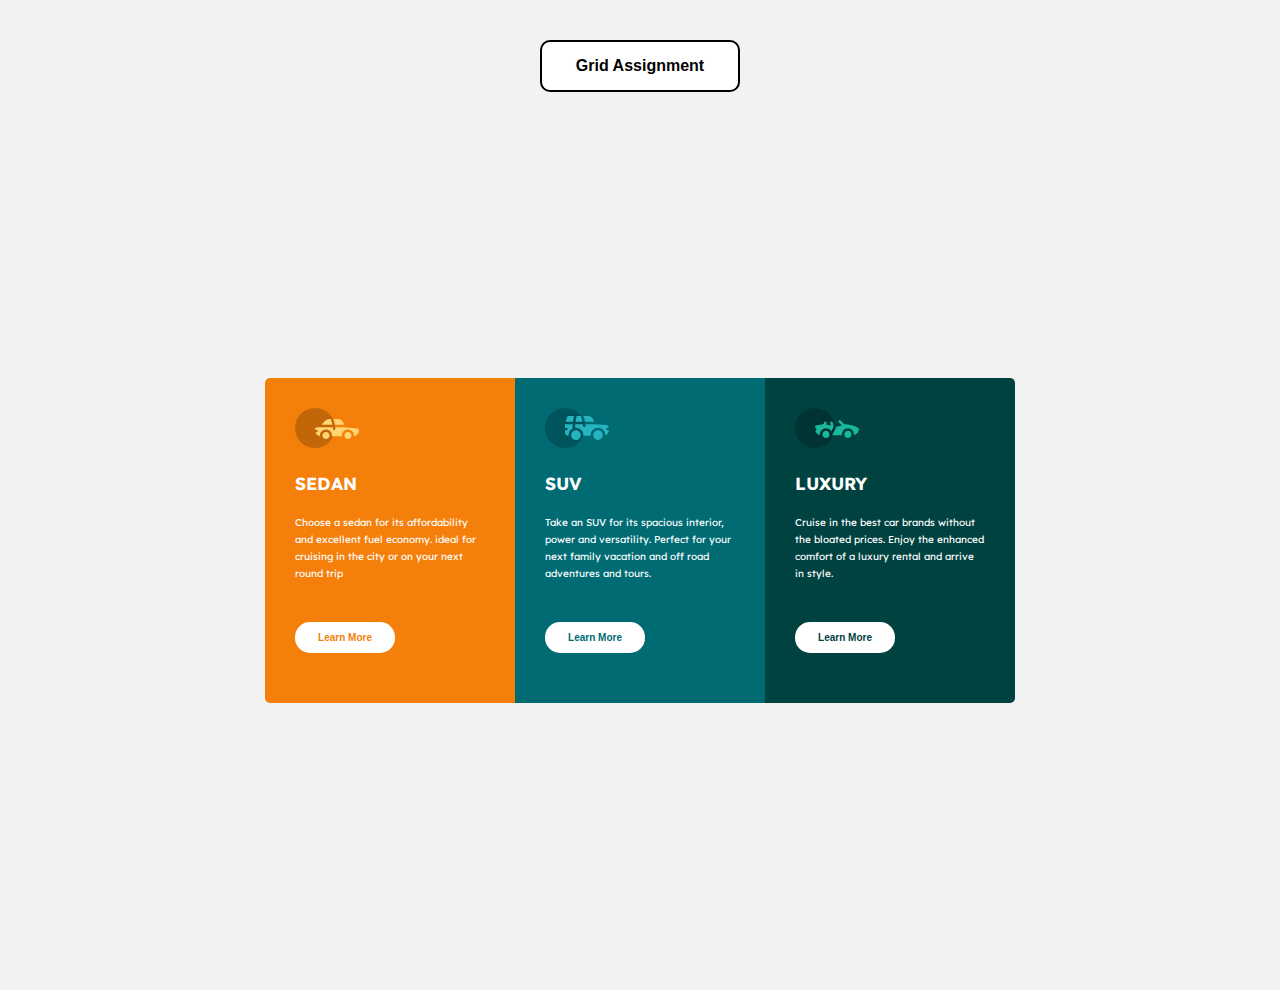
<file: week4-gridflex/index.html>
<!DOCTYPE html>
<html lang="en">

<head>
    <meta charset="UTF-8">
    <meta http-equiv="X-UA-Compatible" content="IE=edge">
    <meta name="viewport" content="width=device-width, initial-scale=1.0">
    <title>Flex Box Assignment</title>
    <link rel="stylesheet" href="style.css">
    <link rel="shortcut icon" href="img/favicon.png" type="image/x-icon" />

</head>

<body>
    <main>
        <div>
            <a href="grid.html" target="_blank"><button class="btn-grid btn4">Grid Assignment</button></a>
        </div>
    </main>
    <section>
        <div class="section">
            <div class="sedan ">
                <img src="img/icon-sedans.svg" alt="">
                <h3 class="first">SEDAN</h3>
                <p class="second">Choose a sedan for its affordability and excellent fuel economy.
                    ideal for cruising in the city or on your next round trip
                </p>
                <a href="#"><button class="btn btn1">Learn More</button></a>
            </div>
            <div class="suv">
                <img src="img/icon-suvs.svg" alt="">
                <h3 class="first">SUV</h3>
                <p class="second">Take an SUV for its spacious interior, power and versatility.
                    Perfect for your next family vacation and off road adventures and tours.
                </p>
                <button class="btn btn2">Learn More</button>
            </div>
            <div class="luxury">
                <img src="img/icon-luxury.svg" alt="">
                <h3 class="first">LUXURY</h3>
                <p class="second"> Cruise in the best car brands without the bloated prices.
                    Enjoy the enhanced comfort of a luxury rental and arrive in style.
                </p>
                <button class="btn btn3">Learn More</button>
            </div>
        </div>
    </section>
</body>

</html>
</file>
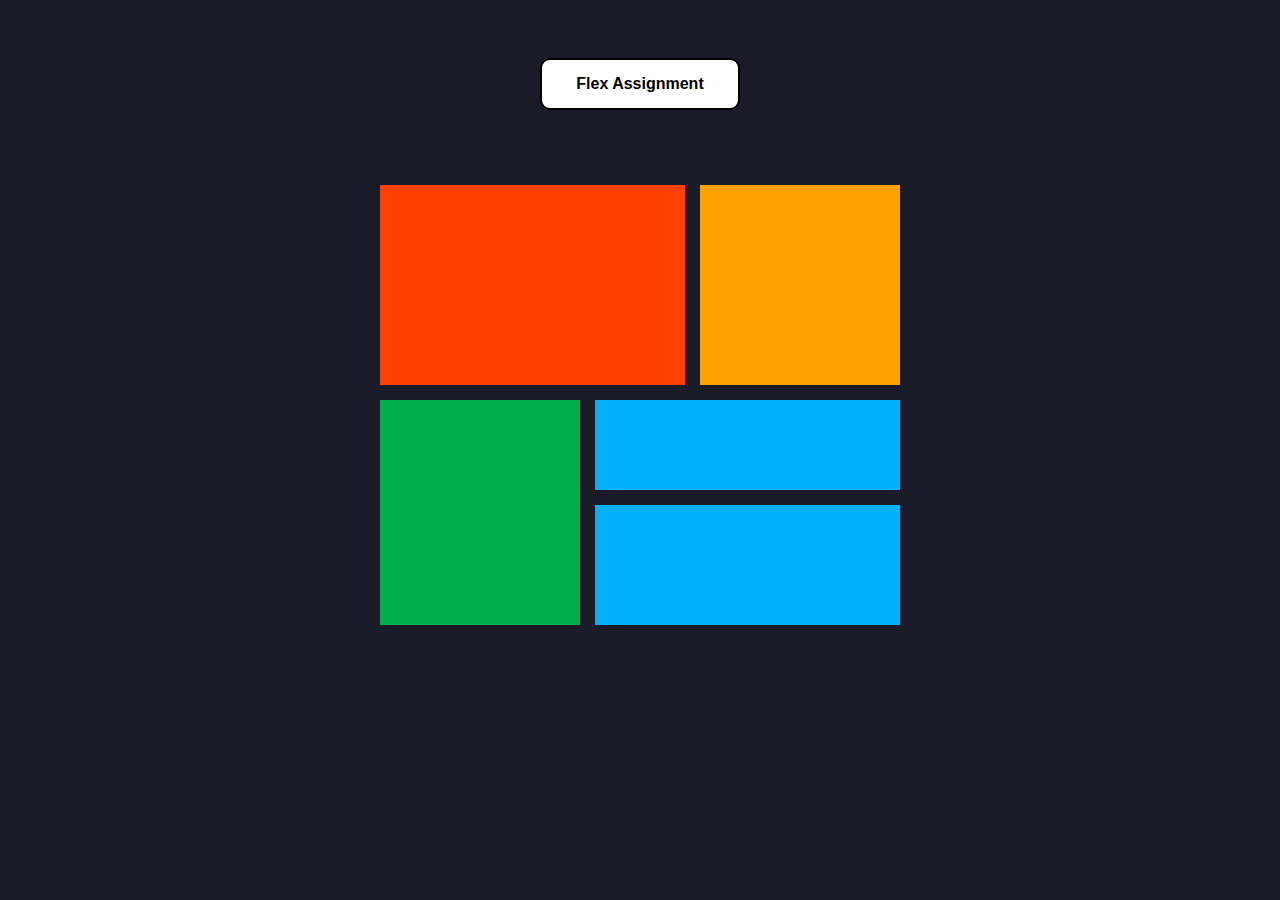
<file: week4-gridflex/grid.html>
<!DOCTYPE html>
<html lang="en">
<head>
    <meta charset="UTF-8">
    <meta http-equiv="X-UA-Compatible" content="IE=edge">
    <meta name="viewport" content="width=device-width, initial-scale=1.0">
    <title>Grid Assignment</title>
    <link rel="stylesheet" href="grid.css">
</head>
<body class="miami" >
    <main>
        <div>
            <a href="index.html" target="_blank"><button class="btn-grid btn4" >Flex Assignment</button></a>
        </div>
    </main>
    <section class="grid-bd">
        <div class="grid1"> </div>
        <div class="grid2"> </div>
        <div class="grid3"> </div>
        <div class="grid4"> </div>
        <div class="grid5"> </div>
    </section>
    
    
</body>
</html>
</file>
<file: week4-gridflex/style.css>
@import url('https://fonts.googleapis.com/css?family=Lexend Deca');

*{
    margin: 0px;
    padding: 0px;
    box-sizing: border-box;
}

body{
    background-color: #F2F2F2;
    font-family: 'Lexend Deca';
    font-size: 15px;
}

main{
    display: flex;
    justify-content: center;
    height: 10vh;
    flex-direction: row;
}

.section{
    width: 100%;
    margin: auto;
    display: flex;
    justify-content: center;
    align-items: center;
    height: 100vh;
    width: 100vh;
}

.sedan{
    background-color: #F4800B;
    color: #ffffff;
    padding: 30px;
    border-radius: 5px 0px 0px 5px;
    height: 325px;
    width: 250px;
}

.suv{
    background-color: #006B73;
    color: #ffffff;
    padding: 30px;
    height: 325px;
    width: 250px;
}

.luxury{
    background-color: #004240;
    color: white;
    padding: 30px;
    border-radius: 0px 5px 5px 0px;
    height: 325px;
    width: 250px;

}

.first, p{
    margin-top: 20px;
}

.second{
    font-size: 10px;
    line-height: 1.7;
}

.btn{
    background-color: #ffffff;
    border: none;
    border-radius: 15px;
    margin-top: 40px;
    padding: 10px;
    width: 100px;
    font-size: 10px;
    font-weight: bold;
    text-decoration: none;
}

.btn1{
    color: #F4800B;
}

.btn2{
    color: #006B73;
}

.btn3{
    color: #004240;
}

.btn1:hover {
    background-color: #CC6100;
    border-radius: 15px;
    color: white;
    cursor: pointer;
  }

  .btn2:hover {
    background-color: #00575D;
    border-radius: 15px;
    color: white;
    cursor: pointer;
  }

  .btn3:hover {
    background-color: #003634;
    border-radius: 15px;
    color: white;
    cursor: pointer;
  }

  .btn-grid{
    background-color: #ffffff;
    border: 2px solid black;
    border-radius: 10px;
    margin-top: 40px;
    width: 200px;
    font-size: 16px;
    font-weight: bold;
    text-decoration: none;
    padding: 15px;
}
  

.btn-grid:hover {
    background-color: #003634;
    border-radius: 10px;
    color: white;
    cursor: pointer;
  }
</file>
<file: week4-gridflex/grid.css>
*{
    margin: 0px;
    padding: 0px;
    box-sizing: border-box;
}

body{
    background-color: #191C28 ;
    display: grid;
    place-items: center;
    min-height: 80vh;
  }

  section{
    display: grid;
    grid-template-areas: 
    'a a b'
    'c d d'
    'c e e'
    ;
    margin: auto;
    grid-template-columns:200px 90px 200px;
  grid-template-rows:200px 90px 120px;
  gap:15px;
  padding:20px;
  justify-content:center;
 margin-top:80px;	
  }

 section div{
    padding: 2em;
  }

  .grid1{
    background-color: #FF4100;
    grid-area: a;
  }

  .grid2{
    background-color: #FF9F00;
    grid-area: b;
  }

  .grid3{
    background-color: #00AD4C;
    grid-area: c;
  }

  .grid4{
    background-color: #00B1FE;
    grid-area: d;
  }
  
  .grid5{
    background-color: #00B1FE;
    grid-area: e;
  }

  .btn-grid{
    background-color: #ffffff;
    border: 2px solid black;
    border-radius: 10px;
    width: 200px;
    font-size: 16px;
    font-weight: bold;
    text-decoration: none;
    padding: 15px;
    margin: 20px;
}
  

.btn-grid:hover {
    background-color: #cfcccc;
    border-radius: 10px;
    color: #181C28;
    cursor: pointer;
  }

  main{
    display: flex;
    justify-content: center;
    height: 1vh;
    flex-direction: row;
}
</file>
